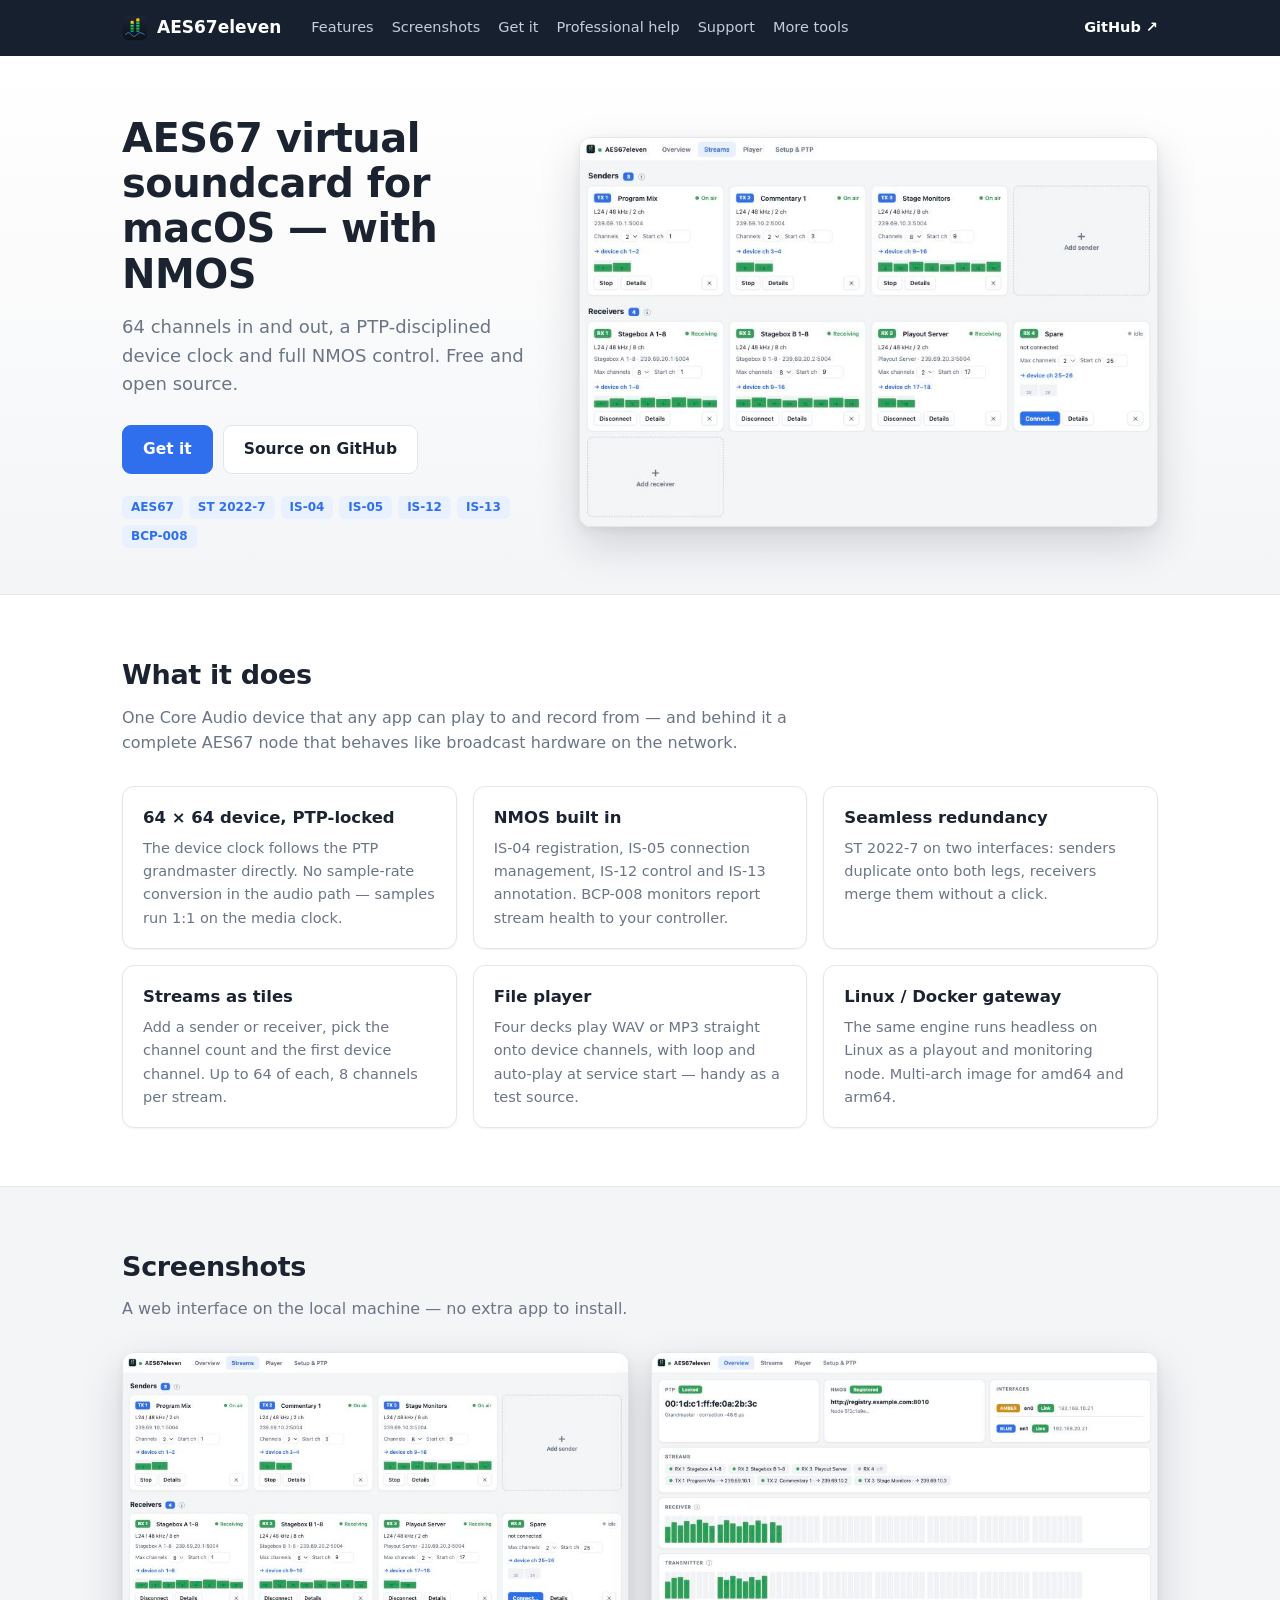
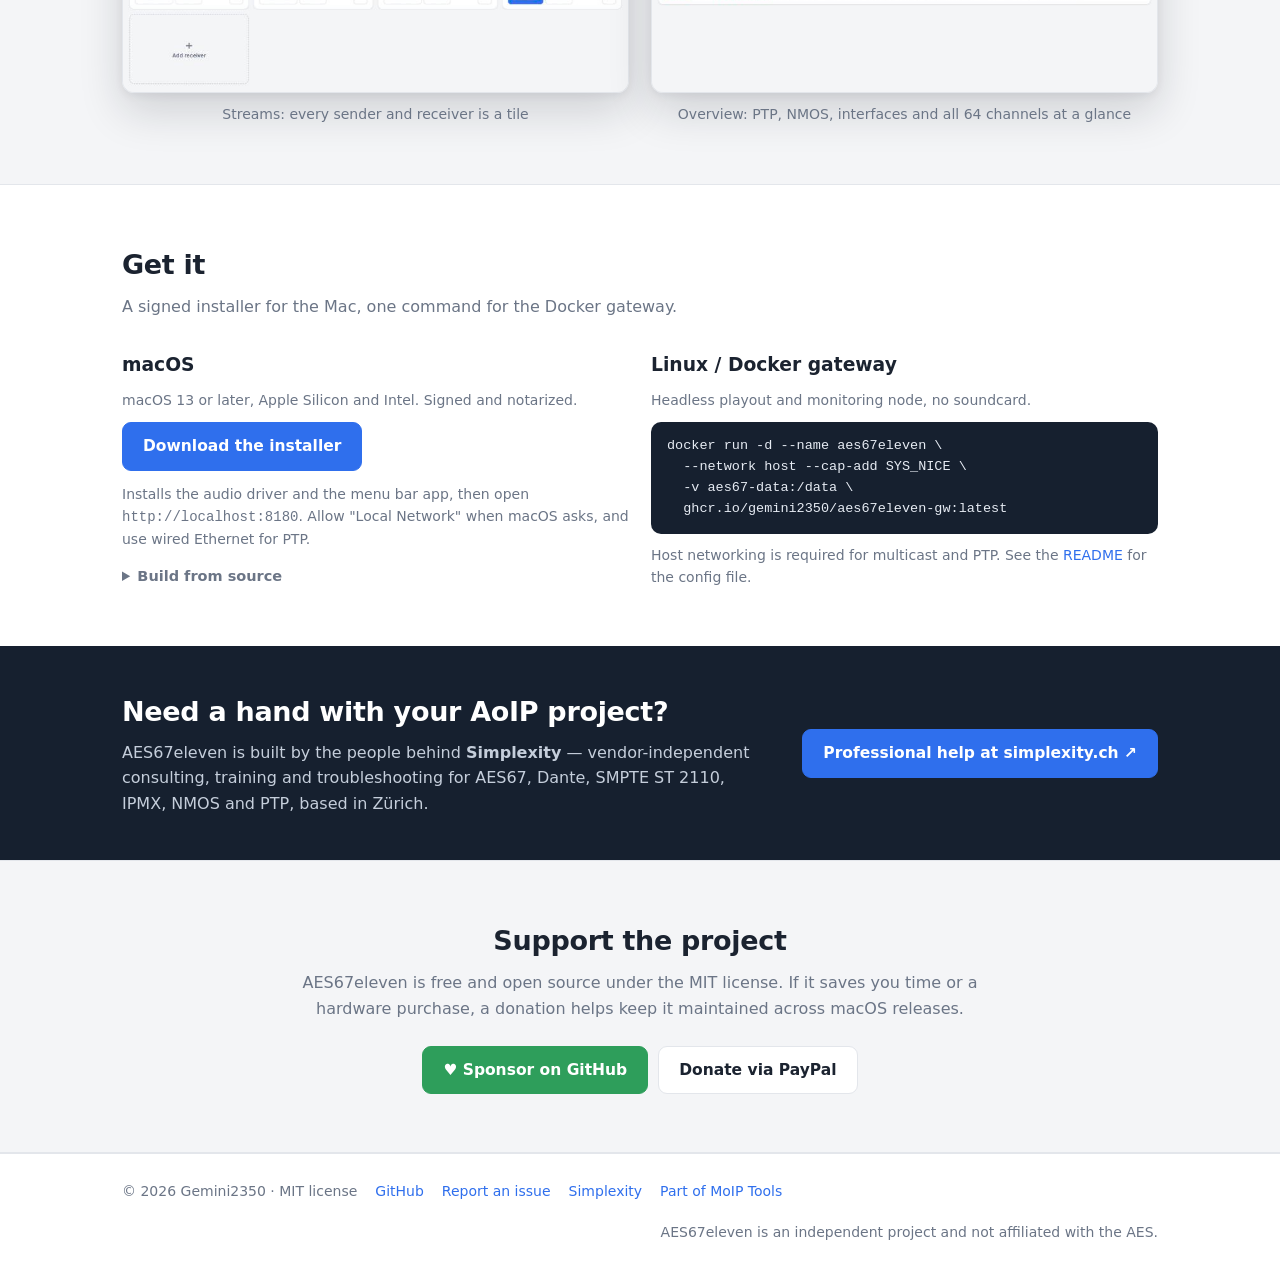
<file: docs/index.html>
<!DOCTYPE html>
<html lang="en">
<head>
<meta charset="utf-8">
<meta name="viewport" content="width=device-width, initial-scale=1">
<title>AES67eleven – AES67 virtual soundcard for macOS with NMOS</title>
<meta name="description" content="Free and open source AES67 virtual soundcard for macOS: 64 channels, PTP-disciplined clock, NMOS IS-04/05/12/13, ST 2022-7. Also runs as a headless Linux/Docker gateway.">
<link rel="icon" type="image/svg+xml" href="logo.svg">
<style>
:root {
    --bg: #f4f5f7; --panel: #ffffff; --line: #e3e6eb; --text: #1b2330; --dim: #6b7586;
    --accent: #2f6fed; --accent-soft: #e9f0fe; --ok: #2e9e5b; --navy: #16202f;
}
* { box-sizing: border-box; margin: 0; }
html { scroll-behavior: smooth; }
body { background: var(--panel); color: var(--text);
       font: 16px/1.6 -apple-system, BlinkMacSystemFont, "Inter", "Segoe UI", system-ui, sans-serif; }
a { color: var(--accent); text-decoration: none; }
a:hover { text-decoration: underline; }
.wrap { max-width: 1080px; margin: 0 auto; padding: 0 22px; }

header { background: var(--navy); color: #fff; position: sticky; top: 0; z-index: 10; }
header .wrap { display: flex; align-items: center; gap: 22px; height: 56px; }
.brand { display: flex; align-items: center; gap: 9px; font-weight: 700; font-size: 17px; color: #fff; }
.brand img { width: 26px; height: 26px; }
nav { display: flex; gap: 18px; margin-left: 8px; }
nav a { color: #c5cedb; font-size: 14.5px; }
nav a:hover { color: #fff; text-decoration: none; }
header .gh { margin-left: auto; color: #fff; font-size: 14.5px; font-weight: 600; }

.hero { padding: 60px 0 46px; background: linear-gradient(180deg, #fff 0%, var(--bg) 100%); border-bottom: 1px solid var(--line); }
.hero .wrap { display: grid; grid-template-columns: minmax(0, 0.9fr) minmax(0, 1.25fr); gap: 40px; align-items: center; }
.hero h1 { font-size: 40px; line-height: 1.13; letter-spacing: -.5px; }
.hero p { color: var(--dim); font-size: 18px; margin: 16px 0 26px; }
.cta { display: flex; gap: 10px; flex-wrap: wrap; }
.btn { display: inline-block; padding: 11px 20px; border-radius: 9px; font-weight: 600; font-size: 15.5px;
       border: 1px solid var(--line); background: var(--panel); color: var(--text); }
.btn:hover { text-decoration: none; border-color: #c9ced8; }
.btn.primary { background: var(--accent); border-color: var(--accent); color: #fff; }
.btn.primary:hover { filter: brightness(1.07); }
.btn.donate { background: var(--ok); border-color: var(--ok); color: #fff; }
.shot { width: 100%; height: auto; border-radius: 12px; border: 1px solid var(--line);
        box-shadow: 0 18px 44px rgba(16, 24, 40, .16), 0 3px 8px rgba(16, 24, 40, .06); display: block; }
.badges { display: flex; gap: 6px; flex-wrap: wrap; margin-top: 22px; }
.badge { font-size: 12px; font-weight: 700; padding: 2px 9px; border-radius: 6px; background: var(--accent-soft); color: var(--accent); }

section { padding: 58px 0; }
section.alt { background: var(--bg); border-top: 1px solid var(--line); border-bottom: 1px solid var(--line); }
h2 { font-size: 27px; letter-spacing: -.3px; margin-bottom: 8px; }
.lead { color: var(--dim); max-width: 720px; margin-bottom: 30px; }
.grid { display: grid; grid-template-columns: repeat(3, minmax(0, 1fr)); gap: 16px; }
.card { background: var(--panel); border: 1px solid var(--line); border-radius: 12px; padding: 18px 20px;
        box-shadow: 0 1px 2px rgba(16, 24, 40, .05); }
.card h3 { font-size: 16.5px; margin-bottom: 6px; }
.card p { color: var(--dim); font-size: 14.5px; }
.two { display: grid; grid-template-columns: repeat(2, minmax(0, 1fr)); gap: 22px; }
figure { margin: 0; }
figcaption { color: var(--dim); font-size: 14px; margin-top: 10px; text-align: center; }
pre { background: var(--navy); color: #e6ebf3; border-radius: 10px; padding: 14px 16px; overflow-x: auto;
      font: 13.5px/1.55 ui-monospace, SFMono-Regular, Menlo, monospace; margin: 10px 0 0; }
.note { color: var(--dim); font-size: 14px; margin-top: 10px; }
section.pro { padding: 44px 0; background: var(--navy); color: #fff; }
section.pro .wrap { display: flex; align-items: center; gap: 28px; flex-wrap: wrap; }
section.pro .wrap > div { flex: 1 1 420px; }
section.pro h2 { margin-bottom: 6px; }
section.pro p { color: #c5cedb; max-width: 640px; }
section.pro .btn { white-space: nowrap; }
.support { text-align: center; }
.support .lead { margin: 0 auto 24px; }
footer { padding: 26px 0 34px; color: var(--dim); font-size: 14px; border-top: 1px solid var(--line); }
footer .wrap { display: flex; gap: 18px; flex-wrap: wrap; }
footer .right { margin-left: auto; }

@media (max-width: 860px) {
    .hero .wrap, .two { grid-template-columns: 1fr; }
    .grid { grid-template-columns: 1fr; }
    .hero h1 { font-size: 31px; }
    nav { display: none; }
}
.dl { margin: 10px 0 12px; }
details { margin-top: 14px; }
details summary { cursor: pointer; color: var(--dim); font-size: 14.5px; font-weight: 600; }
details[open] summary { margin-bottom: 8px; }
</style>
</head>
<body>

<header>
    <div class="wrap">
        <a class="brand" href="#top"><img src="logo.svg" alt=""> AES67eleven</a>
        <nav>
            <a href="#features">Features</a>
            <a href="#screenshots">Screenshots</a>
            <a href="#get">Get it</a>
            <a href="#help">Professional help</a>
            <a href="#support" data-donate-hide>Support</a>
            <a href="https://gemini2350.github.io/moip-tools/">More tools</a>
        </nav>
        <a class="gh" href="https://github.com/Gemini2350/aes67eleven">GitHub ↗</a>
    </div>
</header>

<div class="hero" id="top">
    <div class="wrap">
        <div>
            <h1>AES67 virtual soundcard for macOS — with NMOS</h1>
            <p>64 channels in and out, a PTP-disciplined device clock and full NMOS control.
               Free and open source.</p>
            <div class="cta">
                <a class="btn primary" href="#get">Get it</a>
                <a class="btn" href="https://github.com/Gemini2350/aes67eleven">Source on GitHub</a>
            </div>
            <div class="badges">
                <span class="badge">AES67</span><span class="badge">ST 2022-7</span>
                <span class="badge">IS-04</span><span class="badge">IS-05</span>
                <span class="badge">IS-12</span><span class="badge">IS-13</span>
                <span class="badge">BCP-008</span>
            </div>
        </div>
        <img class="shot" src="img/streams.jpg" width="800" height="538"
             alt="Streams page: one tile per sender and receiver with channel count, first device channel and level meters">
    </div>
</div>

<section id="features">
    <div class="wrap">
        <h2>What it does</h2>
        <p class="lead">One Core Audio device that any app can play to and record from — and behind it a
           complete AES67 node that behaves like broadcast hardware on the network.</p>
        <div class="grid">
            <div class="card"><h3>64 × 64 device, PTP-locked</h3>
                <p>The device clock follows the PTP grandmaster directly. No sample-rate conversion in the
                   audio path — samples run 1:1 on the media clock.</p></div>
            <div class="card"><h3>NMOS built in</h3>
                <p>IS-04 registration, IS-05 connection management, IS-12 control and IS-13 annotation.
                   BCP-008 monitors report stream health to your controller.</p></div>
            <div class="card"><h3>Seamless redundancy</h3>
                <p>ST 2022-7 on two interfaces: senders duplicate onto both legs, receivers merge them
                   without a click.</p></div>
            <div class="card"><h3>Streams as tiles</h3>
                <p>Add a sender or receiver, pick the channel count and the first device channel. Up to
                   64 of each, 8 channels per stream.</p></div>
            <div class="card"><h3>File player</h3>
                <p>Four decks play WAV or MP3 straight onto device channels, with loop and auto-play at
                   service start — handy as a test source.</p></div>
            <div class="card"><h3>Linux / Docker gateway</h3>
                <p>The same engine runs headless on Linux as a playout and monitoring node. Multi-arch
                   image for amd64 and arm64.</p></div>
        </div>
    </div>
</section>

<section class="alt" id="screenshots">
    <div class="wrap">
        <h2>Screenshots</h2>
        <p class="lead">A web interface on the local machine — no extra app to install.</p>
        <div class="two">
            <figure>
                <img class="shot" src="img/streams.jpg" width="800" height="538" alt="Streams page with sender and receiver tiles">
                <figcaption>Streams: every sender and receiver is a tile</figcaption>
            </figure>
            <figure>
                <img class="shot" src="img/overview.jpg" width="800" height="537" alt="Overview page with PTP, NMOS, interfaces and 64-channel meters">
                <figcaption>Overview: PTP, NMOS, interfaces and all 64 channels at a glance</figcaption>
            </figure>
        </div>
    </div>
</section>

<section id="get">
    <div class="wrap">
        <h2>Get it</h2>
        <p class="lead">A signed installer for the Mac, one command for the Docker gateway.</p>
        <div class="two">
            <div>
                <h3>macOS</h3>
                <p class="note">macOS 13 or later, Apple Silicon and Intel. Signed and notarized.</p>
                <p class="dl"><a class="btn primary" href="https://github.com/Gemini2350/aes67eleven/releases/latest">Download the installer</a></p>
                <p class="note">Installs the audio driver and the menu bar app, then open
                   <code>http://localhost:8180</code>. Allow "Local Network" when macOS asks, and use
                   wired Ethernet for PTP.</p>
                <details>
                    <summary>Build from source</summary>
                    <p class="note">Needs the Xcode Command Line Tools and CMake.</p>
<pre>git clone https://github.com/Gemini2350/aes67eleven.git
cd aes67eleven
./scripts/install.sh</pre>
                </details>
            </div>
            <div>
                <h3>Linux / Docker gateway</h3>
                <p class="note">Headless playout and monitoring node, no soundcard.</p>
<pre>docker run -d --name aes67eleven \
  --network host --cap-add SYS_NICE \
  -v aes67-data:/data \
  ghcr.io/gemini2350/aes67eleven-gw:latest</pre>
                <p class="note">Host networking is required for multicast and PTP. See the
                   <a href="https://github.com/Gemini2350/aes67eleven#linux--docker-gateway">README</a>
                   for the config file.</p>
            </div>
        </div>
    </div>
</section>

<section class="pro" id="help">
    <div class="wrap">
        <div>
            <h2>Need a hand with your AoIP project?</h2>
            <p>AES67eleven is built by the people behind <strong>Simplexity</strong> — vendor-independent
               consulting, training and troubleshooting for AES67, Dante, SMPTE ST 2110, IPMX, NMOS and PTP,
               based in Zürich.</p>
        </div>
        <a class="btn primary" href="https://simplexity.ch" rel="noopener">Professional help at simplexity.ch ↗</a>
    </div>
</section>

<section class="alt support" id="support" data-donate-hide>
    <div class="wrap">
        <h2>Support the project</h2>
        <p class="lead">AES67eleven is free and open source under the MIT license. If it saves you time
           or a hardware purchase, a donation helps keep it maintained across macOS releases.</p>
        <div class="cta" style="justify-content:center">
            <a class="btn" id="donate-sponsors" href="" rel="noopener">♥ Sponsor on GitHub</a>
            <a class="btn" id="donate-paypal" href="" rel="noopener">Donate via PayPal</a>
        </div>
    </div>
</section>

<footer>
    <div class="wrap">
        <span>© 2026 Gemini2350 · MIT license</span>
        <a href="https://github.com/Gemini2350/aes67eleven">GitHub</a>
        <a href="https://github.com/Gemini2350/aes67eleven/issues">Report an issue</a>
        <a href="https://simplexity.ch" rel="noopener">Simplexity</a>
        <a href="https://gemini2350.github.io/moip-tools/">Part of MoIP Tools</a>
        <span class="right">AES67eleven is an independent project and not affiliated with the AES.</span>
    </div>
</footer>

<script>
// donation links: a button appears once its link is filled in; with none set
// the whole support section stays hidden (a dead button is worse than none)
const DONATE = {
    sponsors: "https://github.com/sponsors/Gemini2350",
    paypal: "https://paypal.me/Gemini2350"
};
let any = false;
for (const [key, url] of Object.entries(DONATE)) {
    const el = document.getElementById("donate-" + key);
    if (url) {
        el.href = url;
        if (!any) { el.classList.add("donate"); }   //the first available way is the highlighted one
        any = true;
    } else {
        el.style.display = "none";
    }
}
if (!any) {
    document.querySelectorAll("[data-donate-hide]").forEach(el => { el.style.display = "none"; });
}
</script>
</body>
</html>
</file>
